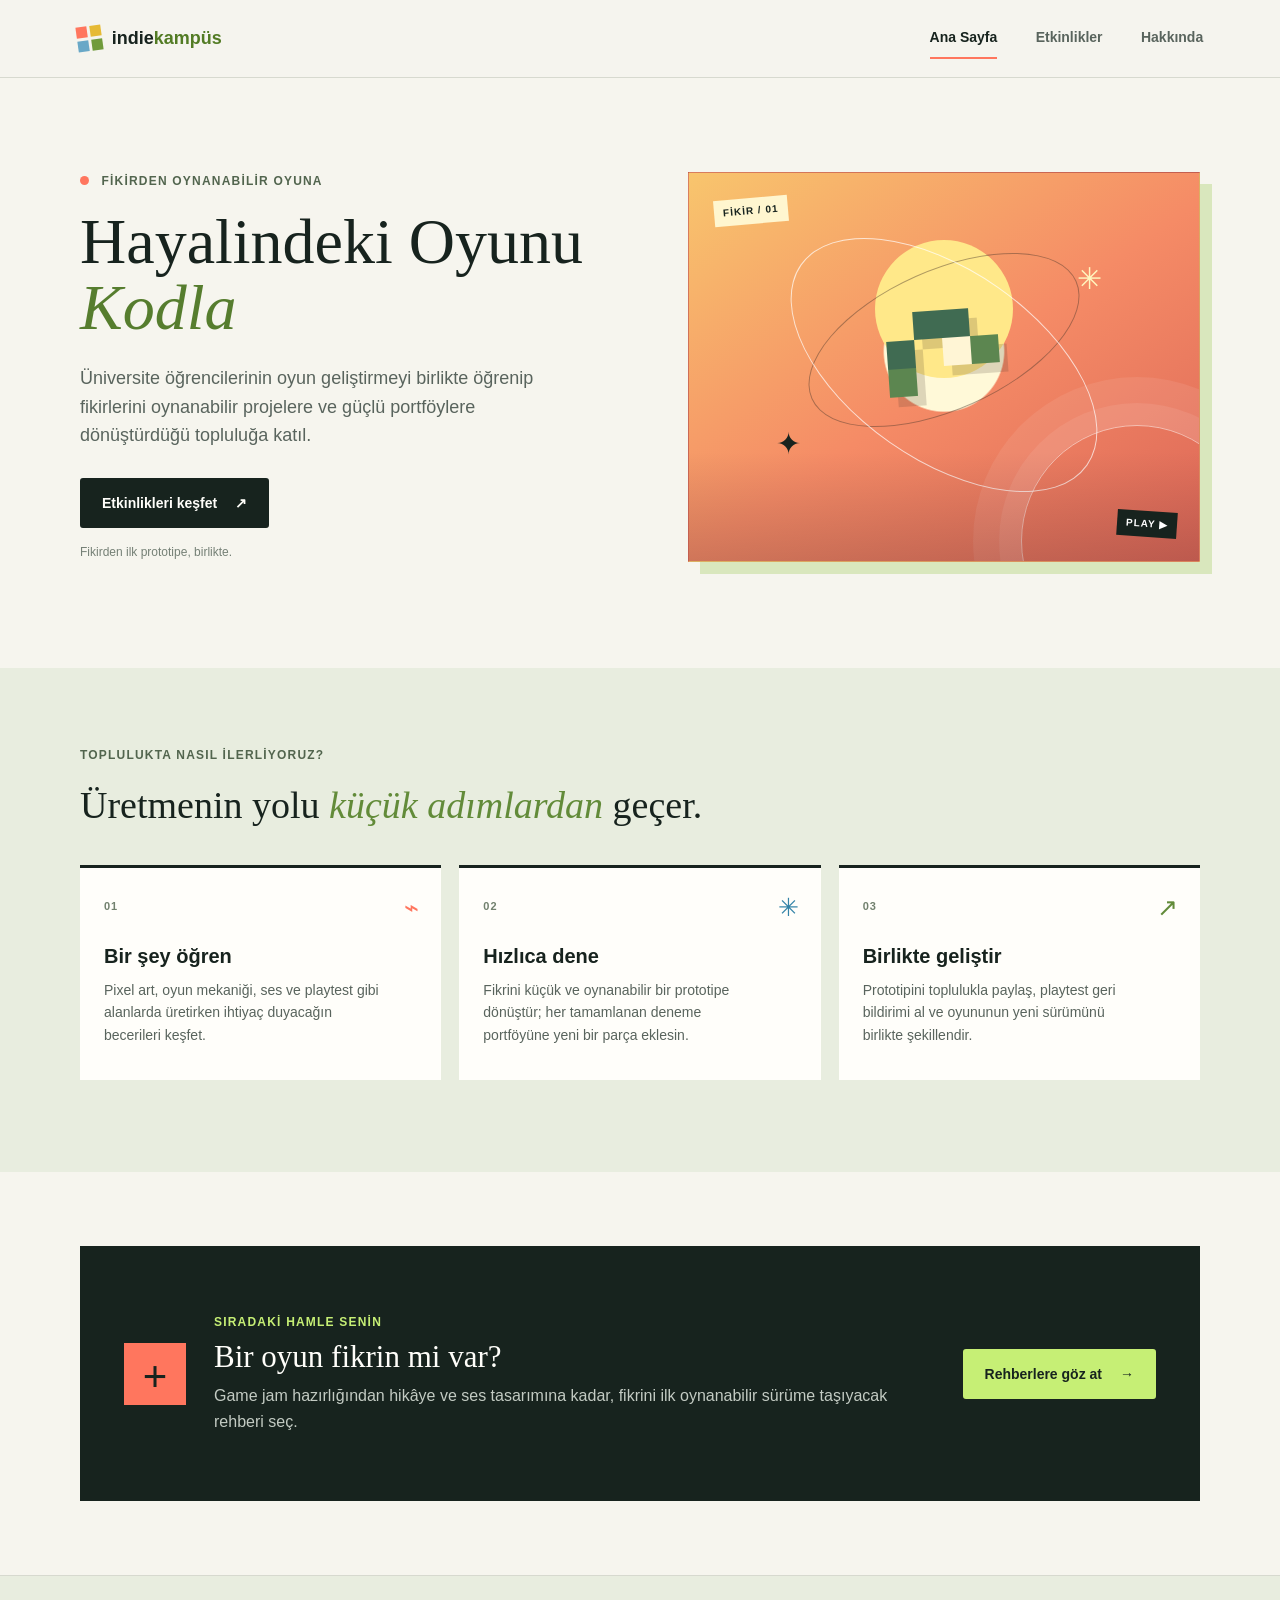
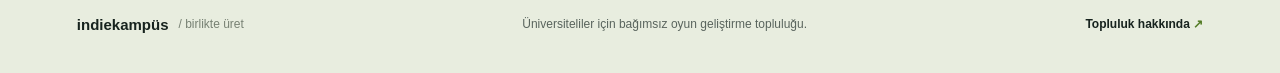
<file: index.html>
<!doctype html>
<html lang="tr">
<head>
  <meta charset="utf-8">
  <meta name="viewport" content="width=device-width, initial-scale=1">
  <meta name="description" content="Üniversite öğrencileri için bağımsız oyun geliştirme topluluğu: öğren, üret ve oyununu paylaş.">
  <title>Bağımsız Oyun Geliştirme Topluluğu | Indie Kampüs</title>
  <link rel="stylesheet" href="style.css">
</head>
<body>
  <header class="site-header">
    <a class="brand" href="index.html" aria-label="Indie Kampüs ana sayfa">
      <span class="brand-mark" aria-hidden="true"><i></i><i></i><i></i><i></i></span>
      <span>indie<span class="brand-accent">kampüs</span></span>
    </a>
    <nav class="site-nav" aria-label="Ana menü">
      <a href="index.html" aria-current="page">Ana Sayfa</a>
      <a href="etkinlikler.html">Etkinlikler</a>
      <a href="hakkinda.html">Hakkında</a>
    </nav>
  </header>

  <main>
    <section class="hero page-shell">
      <div class="hero-copy">
        <p class="eyebrow"><span class="eyebrow-dot"></span> Fikirden oynanabilir oyuna</p>
        <h1>Hayalindeki Oyunu <span>Kodla</span></h1>
        <p class="hero-intro">Üniversite öğrencilerinin oyun geliştirmeyi birlikte öğrenip fikirlerini oynanabilir projelere ve güçlü portföylere dönüştürdüğü topluluğa katıl.</p>
        <a class="button button-dark" href="etkinlikler.html">Etkinlikleri keşfet <span aria-hidden="true">↗</span></a>
        <p class="hero-note">Fikirden ilk prototipe, birlikte.</p>
      </div>
      <div class="hero-art" aria-hidden="true">
        <div class="art-sun"></div>
        <div class="art-orbit orbit-one"></div>
        <div class="art-orbit orbit-two"></div>
        <div class="pixel-creature"><span></span><span></span><span></span><span></span><span></span><span></span><span></span><span></span><span></span></div>
        <span class="art-tag tag-top">FİKİR / 01</span>
        <span class="art-tag tag-bottom">PLAY ▶</span>
        <span class="art-spark spark-one">✳</span>
        <span class="art-spark spark-two">✦</span>
      </div>
    </section>

    <section class="steps-section">
      <div class="page-shell">
        <div class="section-heading">
          <p class="eyebrow">Toplulukta nasıl ilerliyoruz?</p>
          <h2>Üretmenin yolu <span>küçük adımlardan</span> geçer.</h2>
        </div>
        <div class="steps-grid">
          <article class="step-item">
            <span class="step-number">01</span>
            <h3>Bir şey öğren</h3>
            <p>Pixel art, oyun mekaniği, ses ve playtest gibi alanlarda üretirken ihtiyaç duyacağın becerileri keşfet.</p>
            <span class="step-symbol symbol-coral" aria-hidden="true">⌁</span>
          </article>
          <article class="step-item">
            <span class="step-number">02</span>
            <h3>Hızlıca dene</h3>
            <p>Fikrini küçük ve oynanabilir bir prototipe dönüştür; her tamamlanan deneme portföyüne yeni bir parça eklesin.</p>
            <span class="step-symbol symbol-blue" aria-hidden="true">✳</span>
          </article>
          <article class="step-item">
            <span class="step-number">03</span>
            <h3>Birlikte geliştir</h3>
            <p>Prototipini toplulukla paylaş, playtest geri bildirimi al ve oyununun yeni sürümünü birlikte şekillendir.</p>
            <span class="step-symbol symbol-green" aria-hidden="true">↗</span>
          </article>
        </div>
      </div>
    </section>

    <section class="invite-section page-shell">
      <div class="invite-mark" aria-hidden="true">+</div>
      <div>
        <p class="eyebrow">Sıradaki hamle senin</p>
        <h2>Bir oyun fikrin mi var?</h2>
        <p>Game jam hazırlığından hikâye ve ses tasarımına kadar, fikrini ilk oynanabilir sürüme taşıyacak rehberi seç.</p>
      </div>
      <a class="button button-light" href="etkinlikler.html">Rehberlere göz at <span aria-hidden="true">→</span></a>
    </section>
  </main>

  <footer class="site-footer">
    <a class="footer-brand" href="index.html">indiekampüs<span> / birlikte üret</span></a>
    <p>Üniversiteliler için bağımsız oyun geliştirme topluluğu.</p>
    <a href="hakkinda.html">Topluluk hakkında <span aria-hidden="true">↗</span></a>
  </footer>
</body>
</html>
</file>
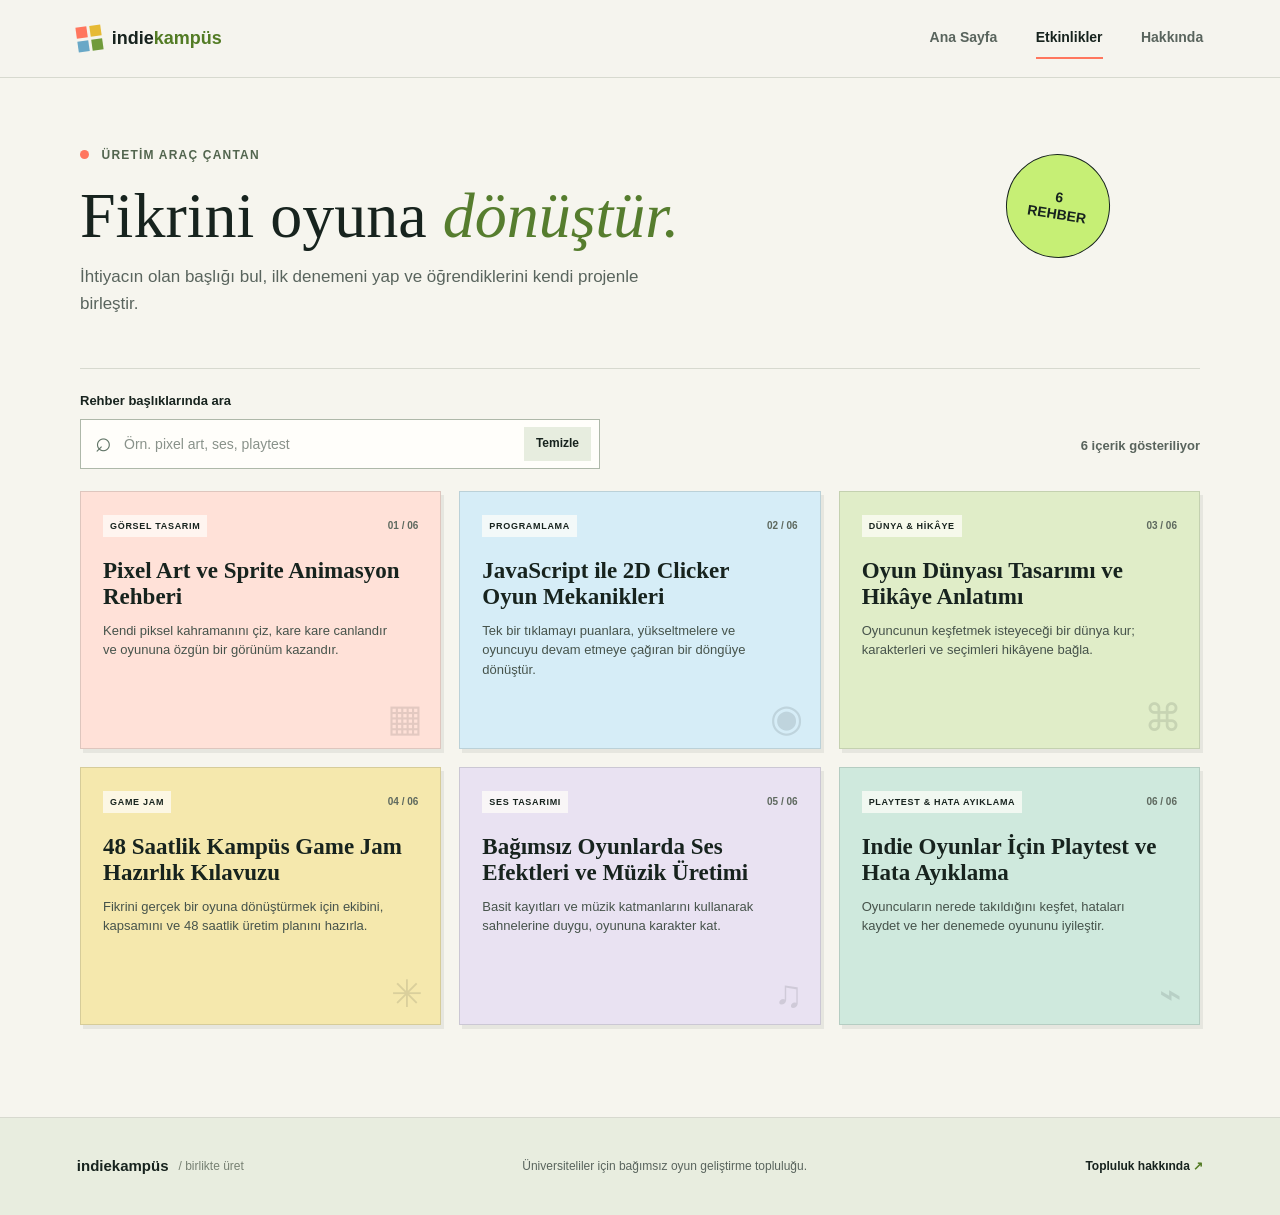
<file: etkinlikler.html>
<!doctype html>
<html lang="tr">
<head>
  <meta charset="utf-8">
  <meta name="viewport" content="width=device-width, initial-scale=1">
  <meta name="description" content="Bağımsız oyun geliştirmeye başlamak için pixel art, oyun mekaniği, hikâye, game jam, ses ve test rehberleri.">
  <title>Etkinlikler ve Rehberler | Indie Kampüs</title>
  <link rel="stylesheet" href="style.css">
  <script src="script.js" defer></script>
</head>
<body>
  <header class="site-header">
    <a class="brand" href="index.html" aria-label="Indie Kampüs ana sayfa">
      <span class="brand-mark" aria-hidden="true"><i></i><i></i><i></i><i></i></span>
      <span>indie<span class="brand-accent">kampüs</span></span>
    </a>
    <nav class="site-nav" aria-label="Ana menü">
      <a href="index.html">Ana Sayfa</a>
      <a href="etkinlikler.html" aria-current="page">Etkinlikler</a>
      <a href="hakkinda.html">Hakkında</a>
    </nav>
  </header>

  <main class="page-shell content-page">
    <section class="content-intro">
      <p class="eyebrow"><span class="eyebrow-dot"></span> Üretim araç çantan</p>
      <h1>Fikrini oyuna <span>dönüştür.</span></h1>
      <p>İhtiyacın olan başlığı bul, ilk denemeni yap ve öğrendiklerini kendi projenle birleştir.</p>
      <span class="intro-stamp" aria-hidden="true">6<br>REHBER</span>
    </section>

    <section class="library" aria-label="Oyun geliştirme içerikleri">
      <div class="search-row">
        <div class="search-field">
          <label for="content-search">Rehber başlıklarında ara</label>
          <div class="input-wrap">
            <span class="search-symbol" aria-hidden="true">⌕</span>
            <input id="content-search" name="content-search" type="search" autocomplete="off" placeholder="Örn. pixel art, ses, playtest">
            <button id="clear-search" class="clear-button" type="button">Temizle</button>
          </div>
        </div>
        <p id="results-count" class="results-count" aria-live="polite">6 içerik gösteriliyor</p>
      </div>

      <p id="no-results" class="no-results" hidden>Bu başlıkla eşleşen içerik bulunamadı. Başka bir kelime deneyebilirsin.</p>

      <div class="content-grid" id="content-grid">
        <article class="content-card card-coral" tabindex="0">
          <div class="card-topline"><span class="category-badge">GÖRSEL TASARIM</span><span class="card-index">01 / 06</span></div>
          <h3>Pixel Art ve Sprite Animasyon Rehberi</h3>
          <p class="card-summary">Kendi piksel kahramanını çiz, kare kare canlandır ve oyununa özgün bir görünüm kazandır.</p>
          <div class="card-details">
            <dl>
              <div><dt>Kullanılacak Araçlar</dt><dd>Aseprite, Piskel</dd></div>
              <div><dt>Zorluk Seviyesi</dt><dd>Başlangıç</dd></div>
              <div><dt>Kazanımlar</dt><dd>Sprite sayfası, yürüme döngüsü, renk paleti</dd></div>
            </dl>
          </div>
          <span class="card-motif" aria-hidden="true">▦</span>
        </article>

        <article class="content-card card-blue" tabindex="0">
          <div class="card-topline"><span class="category-badge">PROGRAMLAMA</span><span class="card-index">02 / 06</span></div>
          <h3>JavaScript ile 2D Clicker Oyun Mekanikleri</h3>
          <p class="card-summary">Tek bir tıklamayı puanlara, yükseltmelere ve oyuncuyu devam etmeye çağıran bir döngüye dönüştür.</p>
          <div class="card-details">
            <dl>
              <div><dt>Kullanılacak Araçlar</dt><dd>JavaScript, HTML Canvas</dd></div>
              <div><dt>Zorluk Seviyesi</dt><dd>Başlangıç – Orta</dd></div>
              <div><dt>Kazanımlar</dt><dd>Skor sistemi, yükseltmeler, oyun döngüsü</dd></div>
            </dl>
          </div>
          <span class="card-motif" aria-hidden="true">◉</span>
        </article>

        <article class="content-card card-green" tabindex="0">
          <div class="card-topline"><span class="category-badge">DÜNYA & HİKÂYE</span><span class="card-index">03 / 06</span></div>
          <h3>Oyun Dünyası Tasarımı ve Hikâye Anlatımı</h3>
          <p class="card-summary">Oyuncunun keşfetmek isteyeceği bir dünya kur; karakterleri ve seçimleri hikâyene bağla.</p>
          <div class="card-details">
            <dl>
              <div><dt>Kullanılacak Araçlar</dt><dd>Not defteri, Miro, Twine</dd></div>
              <div><dt>Zorluk Seviyesi</dt><dd>Orta</dd></div>
              <div><dt>Kazanımlar</dt><dd>Dünya taslağı, karakter motivasyonu, anlatı akışı</dd></div>
            </dl>
          </div>
          <span class="card-motif" aria-hidden="true">⌘</span>
        </article>

        <article class="content-card card-yellow" tabindex="0">
          <div class="card-topline"><span class="category-badge">GAME JAM</span><span class="card-index">04 / 06</span></div>
          <h3>48 Saatlik Kampüs Game Jam Hazırlık Kılavuzu</h3>
          <p class="card-summary">Fikrini gerçek bir oyuna dönüştürmek için ekibini, kapsamını ve 48 saatlik üretim planını hazırla.</p>
          <div class="card-details">
            <dl>
              <div><dt>Kullanılacak Araçlar</dt><dd>İş bölümü panosu, Git, prototip motoru</dd></div>
              <div><dt>Zorluk Seviyesi</dt><dd>Başlangıç</dd></div>
              <div><dt>Kazanımlar</dt><dd>Jam kontrol listesi, ekip planı, kapsam belirleme</dd></div>
            </dl>
          </div>
          <span class="card-motif" aria-hidden="true">✳</span>
        </article>

        <article class="content-card card-lilac" tabindex="0">
          <div class="card-topline"><span class="category-badge">SES TASARIMI</span><span class="card-index">05 / 06</span></div>
          <h3>Bağımsız Oyunlarda Ses Efektleri ve Müzik Üretimi</h3>
          <p class="card-summary">Basit kayıtları ve müzik katmanlarını kullanarak sahnelerine duygu, oyununa karakter kat.</p>
          <div class="card-details">
            <dl>
              <div><dt>Kullanılacak Araçlar</dt><dd>Audacity, LMMS, kendi ses kayıtların</dd></div>
              <div><dt>Zorluk Seviyesi</dt><dd>Başlangıç – Orta</dd></div>
              <div><dt>Kazanımlar</dt><dd>Ses efektleri, kısa tema, dengeli ses seviyesi</dd></div>
            </dl>
          </div>
          <span class="card-motif" aria-hidden="true">♫</span>
        </article>

        <article class="content-card card-mint" tabindex="0">
          <div class="card-topline"><span class="category-badge">PLAYTEST & HATA AYIKLAMA</span><span class="card-index">06 / 06</span></div>
          <h3>Indie Oyunlar İçin Playtest ve Hata Ayıklama</h3>
          <p class="card-summary">Oyuncuların nerede takıldığını keşfet, hataları kaydet ve her denemede oyununu iyileştir.</p>
          <div class="card-details">
            <dl>
              <div><dt>Kullanılacak Araçlar</dt><dd>Tarayıcı geliştirici araçları, hata günlüğü</dd></div>
              <div><dt>Zorluk Seviyesi</dt><dd>Orta</dd></div>
              <div><dt>Kazanımlar</dt><dd>Test senaryosu, hata kaydı, önceliklendirme</dd></div>
            </dl>
          </div>
          <span class="card-motif" aria-hidden="true">⌁</span>
        </article>
      </div>
    </section>
  </main>

  <footer class="site-footer">
    <a class="footer-brand" href="index.html">indiekampüs<span> / birlikte üret</span></a>
    <p>Üniversiteliler için bağımsız oyun geliştirme topluluğu.</p>
    <a href="hakkinda.html">Topluluk hakkında <span aria-hidden="true">↗</span></a>
  </footer>
</body>
</html>
</file>
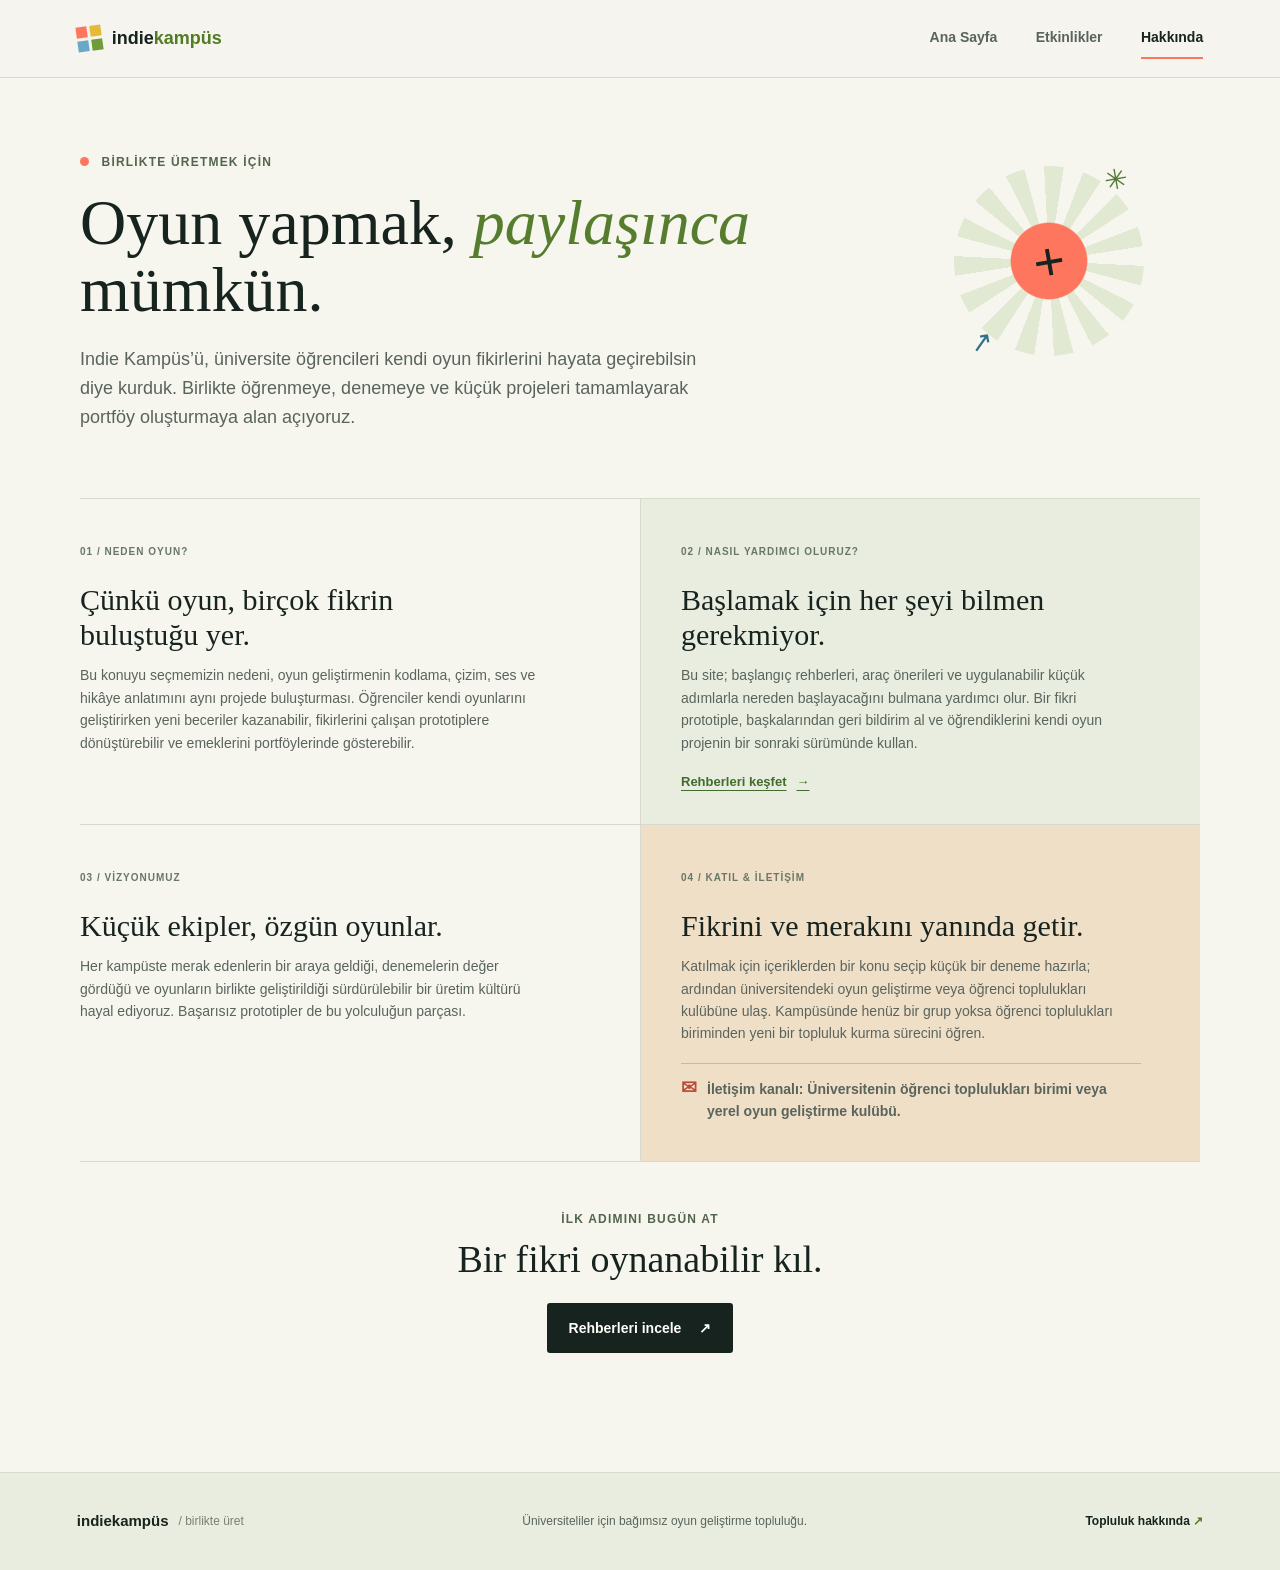
<file: hakkinda.html>
<!doctype html>
<html lang="tr">
<head>
  <meta charset="utf-8">
  <meta name="viewport" content="width=device-width, initial-scale=1">
  <meta name="description" content="Indie Kampüs'ün bağımsız oyun geliştirme topluluğu olarak amacı, vizyonu ve katılım yolları.">
  <title>Hakkında | Indie Kampüs</title>
  <link rel="stylesheet" href="style.css">
</head>
<body>
  <header class="site-header">
    <a class="brand" href="index.html" aria-label="Indie Kampüs ana sayfa">
      <span class="brand-mark" aria-hidden="true"><i></i><i></i><i></i><i></i></span>
      <span>indie<span class="brand-accent">kampüs</span></span>
    </a>
    <nav class="site-nav" aria-label="Ana menü">
      <a href="index.html">Ana Sayfa</a>
      <a href="etkinlikler.html">Etkinlikler</a>
      <a href="hakkinda.html" aria-current="page">Hakkında</a>
    </nav>
  </header>

  <main class="page-shell about-page">
    <section class="about-hero">
      <p class="eyebrow"><span class="eyebrow-dot"></span> Birlikte üretmek için</p>
      <h1>Oyun yapmak, <span>paylaşınca</span> mümkün.</h1>
      <p>Indie Kampüs’ü, üniversite öğrencileri kendi oyun fikirlerini hayata geçirebilsin diye kurduk. Birlikte öğrenmeye, denemeye ve küçük projeleri tamamlayarak portföy oluşturmaya alan açıyoruz.</p>
      <div class="about-doodle" aria-hidden="true"><span>+</span><span>✳</span><span>↗</span></div>
    </section>

    <section class="about-columns" aria-label="Topluluk bilgileri">
      <article class="about-block">
        <span class="about-label">01 / NEDEN OYUN?</span>
        <h2>Çünkü oyun, birçok fikrin buluştuğu yer.</h2>
        <p>Bu konuyu seçmemizin nedeni, oyun geliştirmenin kodlama, çizim, ses ve hikâye anlatımını aynı projede buluşturması. Öğrenciler kendi oyunlarını geliştirirken yeni beceriler kazanabilir, fikirlerini çalışan prototiplere dönüştürebilir ve emeklerini portföylerinde gösterebilir.</p>
      </article>
      <article class="about-block about-block-highlight">
        <span class="about-label">02 / NASIL YARDIMCI OLURUZ?</span>
        <h2>Başlamak için her şeyi bilmen gerekmiyor.</h2>
        <p>Bu site; başlangıç rehberleri, araç önerileri ve uygulanabilir küçük adımlarla nereden başlayacağını bulmana yardımcı olur. Bir fikri prototiple, başkalarından geri bildirim al ve öğrendiklerini kendi oyun projenin bir sonraki sürümünde kullan.</p>
        <a class="text-link" href="etkinlikler.html">Rehberleri keşfet <span aria-hidden="true">→</span></a>
      </article>
      <article class="about-block">
        <span class="about-label">03 / VİZYONUMUZ</span>
        <h2>Küçük ekipler, özgün oyunlar.</h2>
        <p>Her kampüste merak edenlerin bir araya geldiği, denemelerin değer gördüğü ve oyunların birlikte geliştirildiği sürdürülebilir bir üretim kültürü hayal ediyoruz. Başarısız prototipler de bu yolculuğun parçası.</p>
      </article>
      <article class="about-block contact-block">
        <span class="about-label">04 / KATIL & İLETİŞİM</span>
        <h2>Fikrini ve merakını yanında getir.</h2>
        <p>Katılmak için içeriklerden bir konu seçip küçük bir deneme hazırla; ardından üniversitendeki oyun geliştirme veya öğrenci toplulukları kulübüne ulaş. Kampüsünde henüz bir grup yoksa öğrenci toplulukları biriminden yeni bir topluluk kurma sürecini öğren.</p>
        <p class="contact-note"><span aria-hidden="true">✉</span> İletişim kanalı: Üniversitenin öğrenci toplulukları birimi veya yerel oyun geliştirme kulübü.</p>
      </article>
    </section>

    <section class="about-cta">
      <p class="eyebrow">İlk adımını bugün at</p>
      <h2>Bir fikri oynanabilir kıl.</h2>
      <a class="button button-dark" href="etkinlikler.html">Rehberleri incele <span aria-hidden="true">↗</span></a>
    </section>
  </main>

  <footer class="site-footer">
    <a class="footer-brand" href="index.html">indiekampüs<span> / birlikte üret</span></a>
    <p>Üniversiteliler için bağımsız oyun geliştirme topluluğu.</p>
    <a href="hakkinda.html" aria-current="page">Topluluk hakkında <span aria-hidden="true">↗</span></a>
  </footer>
</body>
</html>
</file>
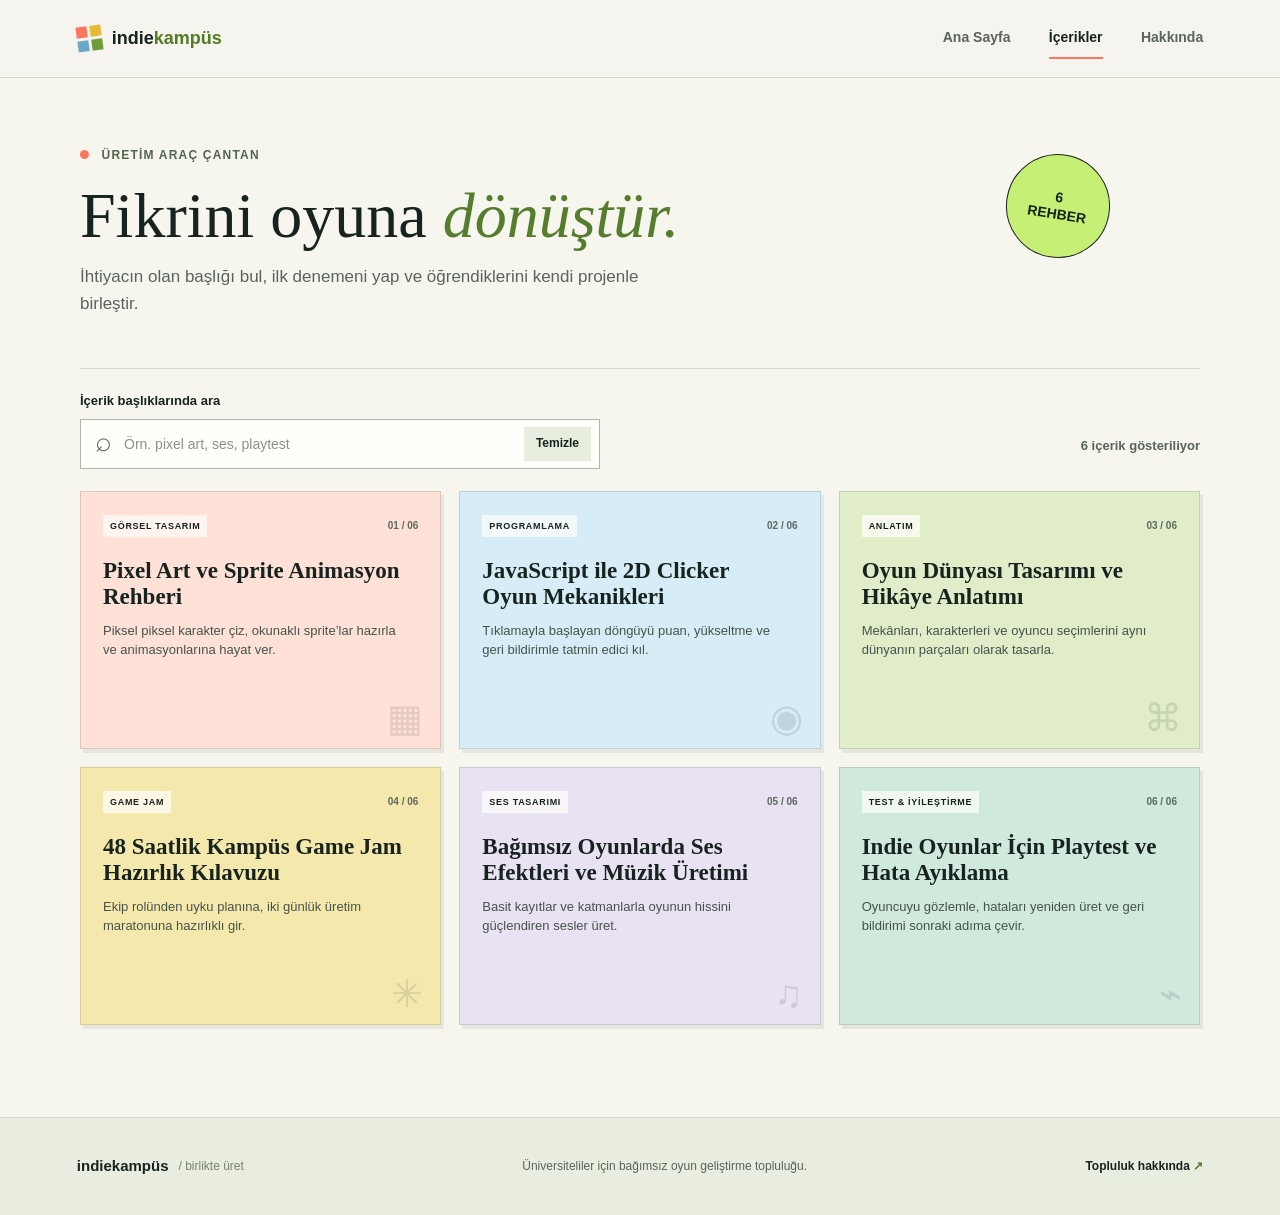
<file: icerikler.html>
<!doctype html>
<html lang="tr">
<head>
  <meta charset="utf-8">
  <meta name="viewport" content="width=device-width, initial-scale=1">
  <meta name="description" content="Bağımsız oyun geliştirmeye başlamak için pixel art, oyun mekaniği, hikâye, game jam, ses ve test rehberleri.">
  <title>İçerikler | Indie Kampüs</title>
  <link rel="stylesheet" href="style.css">
  <script src="script.js" defer></script>
</head>
<body>
  <header class="site-header">
    <a class="brand" href="index.html" aria-label="Indie Kampüs ana sayfa">
      <span class="brand-mark" aria-hidden="true"><i></i><i></i><i></i><i></i></span>
      <span>indie<span class="brand-accent">kampüs</span></span>
    </a>
    <nav class="site-nav" aria-label="Ana menü">
      <a href="index.html">Ana Sayfa</a>
      <a href="icerikler.html" aria-current="page">İçerikler</a>
      <a href="hakkinda.html">Hakkında</a>
    </nav>
  </header>

  <main class="page-shell content-page">
    <section class="content-intro">
      <p class="eyebrow"><span class="eyebrow-dot"></span> Üretim araç çantan</p>
      <h1>Fikrini oyuna <span>dönüştür.</span></h1>
      <p>İhtiyacın olan başlığı bul, ilk denemeni yap ve öğrendiklerini kendi projenle birleştir.</p>
      <span class="intro-stamp" aria-hidden="true">6<br>REHBER</span>
    </section>

    <section class="library" aria-label="Oyun geliştirme içerikleri">
      <div class="search-row">
        <div class="search-field">
          <label for="content-search">İçerik başlıklarında ara</label>
          <div class="input-wrap">
            <span class="search-symbol" aria-hidden="true">⌕</span>
            <input id="content-search" name="content-search" type="search" autocomplete="off" placeholder="Örn. pixel art, ses, playtest">
            <button id="clear-search" class="clear-button" type="button">Temizle</button>
          </div>
        </div>
        <p id="results-count" class="results-count" aria-live="polite">6 içerik gösteriliyor</p>
      </div>

      <p id="no-results" class="no-results" hidden>Bu başlıkla eşleşen içerik bulunamadı. Başka bir kelime deneyebilirsin.</p>

      <div class="content-grid" id="content-grid">
        <article class="content-card card-coral" tabindex="0">
          <div class="card-topline"><span class="category-badge">GÖRSEL TASARIM</span><span class="card-index">01 / 06</span></div>
          <h3>Pixel Art ve Sprite Animasyon Rehberi</h3>
          <p class="card-summary">Piksel piksel karakter çiz, okunaklı sprite’lar hazırla ve animasyonlarına hayat ver.</p>
          <div class="card-details">
            <dl>
              <div><dt>Kullanılan araçlar</dt><dd>Aseprite, Piskel</dd></div>
              <div><dt>Zorluk seviyesi</dt><dd>Başlangıç</dd></div>
              <div><dt>Kazanımlar</dt><dd>Sprite sayfası, yürüme döngüsü, renk paleti</dd></div>
            </dl>
          </div>
          <span class="card-motif" aria-hidden="true">▦</span>
        </article>

        <article class="content-card card-blue" tabindex="0">
          <div class="card-topline"><span class="category-badge">PROGRAMLAMA</span><span class="card-index">02 / 06</span></div>
          <h3>JavaScript ile 2D Clicker Oyun Mekanikleri</h3>
          <p class="card-summary">Tıklamayla başlayan döngüyü puan, yükseltme ve geri bildirimle tatmin edici kıl.</p>
          <div class="card-details">
            <dl>
              <div><dt>Kullanılan araçlar</dt><dd>JavaScript, HTML Canvas</dd></div>
              <div><dt>Zorluk seviyesi</dt><dd>Başlangıç – Orta</dd></div>
              <div><dt>Kazanımlar</dt><dd>Skor sistemi, yükseltmeler, oyun döngüsü</dd></div>
            </dl>
          </div>
          <span class="card-motif" aria-hidden="true">◉</span>
        </article>

        <article class="content-card card-green" tabindex="0">
          <div class="card-topline"><span class="category-badge">ANLATIM</span><span class="card-index">03 / 06</span></div>
          <h3>Oyun Dünyası Tasarımı ve Hikâye Anlatımı</h3>
          <p class="card-summary">Mekânları, karakterleri ve oyuncu seçimlerini aynı dünyanın parçaları olarak tasarla.</p>
          <div class="card-details">
            <dl>
              <div><dt>Kullanılan araçlar</dt><dd>Not defteri, Miro, Twine</dd></div>
              <div><dt>Zorluk seviyesi</dt><dd>Orta</dd></div>
              <div><dt>Kazanımlar</dt><dd>Dünya taslağı, karakter motivasyonu, anlatı akışı</dd></div>
            </dl>
          </div>
          <span class="card-motif" aria-hidden="true">⌘</span>
        </article>

        <article class="content-card card-yellow" tabindex="0">
          <div class="card-topline"><span class="category-badge">GAME JAM</span><span class="card-index">04 / 06</span></div>
          <h3>48 Saatlik Kampüs Game Jam Hazırlık Kılavuzu</h3>
          <p class="card-summary">Ekip rolünden uyku planına, iki günlük üretim maratonuna hazırlıklı gir.</p>
          <div class="card-details">
            <dl>
              <div><dt>Kullanılan araçlar</dt><dd>İş bölümü panosu, Git, prototip motoru</dd></div>
              <div><dt>Zorluk seviyesi</dt><dd>Başlangıç</dd></div>
              <div><dt>Kazanımlar</dt><dd>Jam kontrol listesi, ekip planı, kapsam belirleme</dd></div>
            </dl>
          </div>
          <span class="card-motif" aria-hidden="true">✳</span>
        </article>

        <article class="content-card card-lilac" tabindex="0">
          <div class="card-topline"><span class="category-badge">SES TASARIMI</span><span class="card-index">05 / 06</span></div>
          <h3>Bağımsız Oyunlarda Ses Efektleri ve Müzik Üretimi</h3>
          <p class="card-summary">Basit kayıtlar ve katmanlarla oyunun hissini güçlendiren sesler üret.</p>
          <div class="card-details">
            <dl>
              <div><dt>Kullanılan araçlar</dt><dd>Audacity, LMMS, kendi ses kayıtların</dd></div>
              <div><dt>Zorluk seviyesi</dt><dd>Başlangıç – Orta</dd></div>
              <div><dt>Kazanımlar</dt><dd>Ses efektleri, kısa tema, dengeli ses seviyesi</dd></div>
            </dl>
          </div>
          <span class="card-motif" aria-hidden="true">♫</span>
        </article>

        <article class="content-card card-mint" tabindex="0">
          <div class="card-topline"><span class="category-badge">TEST & İYİLEŞTİRME</span><span class="card-index">06 / 06</span></div>
          <h3>Indie Oyunlar İçin Playtest ve Hata Ayıklama</h3>
          <p class="card-summary">Oyuncuyu gözlemle, hataları yeniden üret ve geri bildirimi sonraki adıma çevir.</p>
          <div class="card-details">
            <dl>
              <div><dt>Kullanılan araçlar</dt><dd>Tarayıcı geliştirici araçları, hata günlüğü</dd></div>
              <div><dt>Zorluk seviyesi</dt><dd>Orta</dd></div>
              <div><dt>Kazanımlar</dt><dd>Test senaryosu, hata kaydı, önceliklendirme</dd></div>
            </dl>
          </div>
          <span class="card-motif" aria-hidden="true">⌁</span>
        </article>
      </div>
    </section>
  </main>

  <footer class="site-footer">
    <a class="footer-brand" href="index.html">indiekampüs<span> / birlikte üret</span></a>
    <p>Üniversiteliler için bağımsız oyun geliştirme topluluğu.</p>
    <a href="hakkinda.html">Topluluk hakkında <span aria-hidden="true">↗</span></a>
  </footer>
</body>
</html>
</file>
<file: style.css>
:root {
  color-scheme: light;
  --ink: #17231e;
  --muted: #59645d;
  --paper: #f6f5ee;
  --white: #fffefa;
  --green: #c6ef75;
  --coral: #ff765e;
  --blue: #a7d8f1;
  --line: #d7d9cf;
  --serif: Georgia, "Times New Roman", serif;
  --sans: "Trebuchet MS", "Segoe UI", sans-serif;
}

* { box-sizing: border-box; }

html { scroll-behavior: smooth; }

body {
  margin: 0;
  color: var(--ink);
  background: var(--paper);
  font-family: var(--sans);
  font-size: 16px;
  line-height: 1.6;
}

a { color: inherit; }

a:focus-visible,
button:focus-visible,
input:focus-visible,
.content-card:focus-visible {
  outline: 3px solid #126c59;
  outline-offset: 4px;
}

.site-header {
  min-height: 78px;
  padding: 0 max(6vw, 24px);
  display: flex;
  align-items: center;
  justify-content: space-between;
  gap: 24px;
  border-bottom: 1px solid var(--line);
  background: rgba(246, 245, 238, .94);
}

.brand,
.footer-brand {
  display: inline-flex;
  align-items: center;
  gap: 10px;
  color: var(--ink);
  font-size: 18px;
  font-weight: 800;
  letter-spacing: 0;
  text-decoration: none;
}

.brand-accent { color: #527b24; }

.brand-mark {
  width: 25px;
  height: 25px;
  display: grid;
  grid-template-columns: repeat(2, 1fr);
  grid-template-rows: repeat(2, 1fr);
  gap: 3px;
  transform: rotate(-8deg);
}

.brand-mark i { background: var(--coral); }
.brand-mark i:nth-child(2) { background: #e6ba35; }
.brand-mark i:nth-child(3) { background: #69a8c7; }
.brand-mark i:nth-child(4) { background: #709b3b; }

.site-nav { display: flex; align-items: center; gap: clamp(18px, 3vw, 42px); }

.site-nav a {
  padding: 8px 0;
  color: var(--muted);
  font-size: 14px;
  font-weight: 700;
  text-decoration: none;
  border-bottom: 2px solid transparent;
}

.site-nav a:hover,
.site-nav a[aria-current="page"] { color: var(--ink); border-color: var(--coral); }

.page-shell { width: min(1120px, calc(100% - 48px)); margin-inline: auto; }

.hero {
  min-height: 590px;
  padding-block: 74px 86px;
  display: grid;
  grid-template-columns: 1.05fr .95fr;
  align-items: center;
  gap: 42px;
}

.hero-copy { max-width: 600px; position: relative; z-index: 1; }

.eyebrow {
  margin: 0 0 18px;
  color: #52654e;
  font-size: 12px;
  font-weight: 800;
  letter-spacing: 1.2px;
  text-transform: uppercase;
}

.eyebrow-dot {
  width: 9px;
  height: 9px;
  margin-right: 8px;
  display: inline-block;
  background: var(--coral);
  border-radius: 50%;
}

h1, h2, h3, p { margin-top: 0; }

.hero h1,
.content-intro h1,
.about-hero h1 {
  max-width: 700px;
  margin-bottom: 22px;
  font-family: var(--serif);
  font-size: clamp(42px, 5vw, 68px);
  font-weight: 500;
  line-height: 1.04;
  letter-spacing: 0;
}

.hero h1 span,
.content-intro h1 span,
.about-hero h1 span { color: #567d2e; font-style: italic; }

.hero-intro {
  max-width: 510px;
  margin-bottom: 28px;
  color: var(--muted);
  font-size: 18px;
}

.button {
  min-height: 50px;
  padding: 0 20px;
  display: inline-flex;
  align-items: center;
  justify-content: center;
  gap: 18px;
  border: 2px solid var(--ink);
  border-radius: 3px;
  font-size: 14px;
  font-weight: 800;
  text-decoration: none;
  transition: transform 160ms ease, box-shadow 160ms ease;
}

.button:hover { transform: translate(-2px, -2px); box-shadow: 4px 4px 0 var(--coral); }
.button-dark { color: var(--white); background: var(--ink); }
.button-light { color: var(--ink); background: var(--green); border-color: var(--green); }
.hero-note { margin: 15px 0 0; color: #758076; font-size: 12px; }

.hero-art {
  position: relative;
  min-height: 390px;
  overflow: hidden;
  background: radial-gradient(circle at 50% 46%, #fff9d8 0 18%, transparent 18.5%), linear-gradient(145deg, #f8c56d, #f58b66 52%, #dc6657);
  border: 1px solid rgba(23, 35, 30, .12);
  box-shadow: 12px 12px 0 #d9e7bd;
  isolation: isolate;
}

.hero-art::before,
.hero-art::after { position: absolute; content: ""; pointer-events: none; }
.hero-art::before { width: 230px; height: 230px; right: -54px; bottom: -96px; border: 1px solid rgba(255,255,255,.52); border-radius: 50%; box-shadow: 0 0 0 22px rgba(255,255,255,.08), 0 0 0 48px rgba(255,255,255,.08); }
.hero-art::after { left: 0; right: 0; bottom: 0; height: 28%; background: linear-gradient(0deg, rgba(89, 49, 48, .24), transparent); }
.art-sun { position: absolute; width: 138px; height: 138px; top: 67px; left: 50%; border-radius: 50%; background: #ffe889; transform: translateX(-50%); }
.art-orbit { position: absolute; top: 97px; left: 50%; width: 290px; height: 140px; border: 1px solid rgba(79, 58, 45, .45); border-radius: 50%; transform: translateX(-50%) rotate(-24deg); }
.orbit-two { width: 350px; height: 190px; transform: translateX(-50%) rotate(35deg); border-color: rgba(255,255,255,.7); }

.pixel-creature {
  position: absolute;
  z-index: 1;
  width: 112px;
  height: 112px;
  top: 137px;
  left: 50%;
  display: grid;
  grid-template-columns: repeat(4, 1fr);
  grid-template-rows: repeat(4, 1fr);
  transform: translateX(-50%) rotate(-4deg);
  filter: drop-shadow(8px 10px 0 rgba(68, 51, 41, .18));
}

.pixel-creature span { background: #406b52; }
.pixel-creature span:nth-child(1), .pixel-creature span:nth-child(4), .pixel-creature span:nth-child(6), .pixel-creature span:nth-child(11), .pixel-creature span:nth-child(13), .pixel-creature span:nth-child(16) { visibility: hidden; }
.pixel-creature span:nth-child(7), .pixel-creature span:nth-child(10) { background: #fff5d5; }
.pixel-creature span:nth-child(8), .pixel-creature span:nth-child(9), .pixel-creature span:nth-child(14), .pixel-creature span:nth-child(15) { background: #5c8650; }
.art-tag { position: absolute; z-index: 2; padding: 5px 9px; color: var(--ink); background: #fff6cf; font-size: 10px; font-weight: 900; letter-spacing: 1px; }
.tag-top { top: 25px; left: 25px; transform: rotate(-5deg); }
.tag-bottom { right: 22px; bottom: 24px; color: white; background: var(--ink); transform: rotate(4deg); }
.art-spark { position: absolute; color: #fff5be; font-size: 30px; }
.spark-one { top: 82px; right: 19%; }
.spark-two { bottom: 24%; left: 17%; color: var(--ink); }

.steps-section { padding: 78px 0 92px; background: #e8eddf; }
.section-heading { max-width: 650px; margin-bottom: 38px; }
.section-heading h2,
.invite-section h2,
.about-cta h2 { margin-bottom: 0; font-family: var(--serif); font-size: 38px; font-weight: 500; line-height: 1.16; }
.section-heading h2 span { color: #628b39; font-style: italic; }
.steps-grid { display: grid; grid-template-columns: repeat(3, 1fr); gap: 18px; }
.step-item { min-height: 215px; padding: 24px; position: relative; background: var(--white); border-top: 3px solid var(--ink); }
.step-number { color: #72816e; font-size: 11px; font-weight: 900; letter-spacing: 1px; }
.step-item h3 { margin: 22px 0 7px; font-size: 20px; }
.step-item p { max-width: 280px; margin: 0; color: var(--muted); font-size: 14px; }
.step-symbol { position: absolute; right: 22px; top: 20px; font-family: var(--serif); font-size: 25px; }
.symbol-coral { color: var(--coral); }
.symbol-blue { color: #3383a7; }
.symbol-green { color: #628b39; }

.invite-section { min-height: 255px; margin-block: 74px; padding: 38px 44px; display: flex; align-items: center; gap: 28px; background: var(--ink); color: var(--white); }
.invite-mark { width: 62px; height: 62px; flex: 0 0 62px; display: grid; place-items: center; color: var(--ink); background: var(--coral); font-size: 42px; font-weight: 300; }
.invite-section .eyebrow { margin-bottom: 7px; color: var(--green); }
.invite-section h2 { font-size: 31px; }
.invite-section p:not(.eyebrow) { margin: 8px 0 0; color: #c3cbc3; }
.invite-section .button { margin-left: auto; flex: 0 0 auto; }

.content-page { padding-bottom: 92px; }
.content-intro { min-height: 290px; padding: 68px 0 38px; position: relative; }
.content-intro h1 { margin-bottom: 13px; }
.content-intro > p:last-of-type { max-width: 570px; margin: 0; color: var(--muted); font-size: 17px; }
.intro-stamp { width: 104px; height: 104px; position: absolute; top: 76px; right: 8%; display: grid; place-content: center; color: var(--ink); background: var(--green); border: 1px solid var(--ink); border-radius: 50%; font-size: 14px; font-weight: 900; line-height: 1.2; text-align: center; transform: rotate(9deg); }
.library { border-top: 1px solid var(--line); }
.search-row { min-height: 113px; padding: 22px 0; display: flex; align-items: end; justify-content: space-between; gap: 24px; }
.search-field { width: min(520px, 100%); }
.search-field label { margin-bottom: 7px; display: block; font-size: 13px; font-weight: 800; }
.input-wrap { min-height: 50px; display: flex; align-items: center; background: var(--white); border: 1px solid #aeb8a9; }
.search-symbol { padding: 0 0 4px 14px; color: #607466; font-family: var(--serif); font-size: 28px; line-height: 1; }
.input-wrap input { width: 100%; min-width: 0; height: 48px; padding: 0 12px; color: var(--ink); background: transparent; border: 0; font: inherit; font-size: 14px; outline: 0; }
.input-wrap:focus-within { outline: 3px solid rgba(18, 108, 89, .25); border-color: #126c59; }
.input-wrap input:focus-visible { outline: 0; }
.input-wrap input::placeholder { color: #89928a; }
.clear-button { min-height: 34px; margin-right: 8px; padding: 0 12px; flex: 0 0 auto; color: var(--ink); background: #e7eddf; border: 0; font: inherit; font-size: 12px; font-weight: 800; cursor: pointer; }
.clear-button:hover { background: var(--green); }
.results-count { margin: 0 0 12px; color: var(--muted); font-size: 13px; font-weight: 700; }
.no-results { margin: 10px 0 22px; padding: 20px; color: #62473f; background: #ffe0d6; border-left: 4px solid var(--coral); }
.no-results[hidden] { display: none; }
.content-grid { display: grid; grid-template-columns: repeat(3, minmax(0, 1fr)); gap: 18px; align-items: start; }
.content-card {
  min-height: 258px;
  padding: 22px 22px 18px;
  position: relative;
  overflow: hidden;
  border: 1px solid rgba(23, 35, 30, .14);
  box-shadow: 3px 4px 0 rgba(23, 35, 30, .07);
  transition: transform 180ms ease, box-shadow 180ms ease;
  transform-origin: center;
}
.content-card:hover,
.content-card:focus-within { z-index: 2; transform: scale(1.025); box-shadow: 7px 8px 0 rgba(23, 35, 30, .14); }
.content-card[hidden] { display: none; }
.card-coral { background: #ffe1d8; }
.card-blue { background: #d6edf7; }
.card-green { background: #e0edc8; }
.card-yellow { background: #f5e8ad; }
.card-lilac { background: #e9e2f2; }
.card-mint { background: #cfe9dd; }
.card-topline { min-height: 25px; margin-bottom: 19px; display: flex; align-items: center; justify-content: space-between; gap: 10px; }
.category-badge { padding: 4px 7px; background: rgba(255, 254, 250, .72); font-size: 9px; font-weight: 900; letter-spacing: .7px; }
.card-index { color: #5e695f; font-size: 10px; font-weight: 800; }
.content-card h3 { max-width: 300px; margin: 0 0 10px; position: relative; z-index: 1; font-family: var(--serif); font-size: 23px; font-weight: 600; line-height: 1.15; }
.card-summary { max-width: 300px; margin: 0; position: relative; z-index: 1; color: #46534b; font-size: 13px; line-height: 1.5; }
.card-motif { position: absolute; right: 17px; bottom: 11px; color: rgba(23, 35, 30, .12); font-size: 38px; line-height: 1; }
.card-details { max-height: 0; margin-top: 0; position: relative; z-index: 1; overflow: hidden; opacity: 0; transition: max-height 220ms ease, margin-top 180ms ease, opacity 180ms ease; }
.content-card:hover .card-details,
.content-card:focus-within .card-details { max-height: 220px; margin-top: 17px; opacity: 1; }
.card-details dl { margin: 0; display: grid; gap: 8px; }
.card-details dl > div { display: grid; grid-template-columns: 112px 1fr; gap: 8px; font-size: 11px; line-height: 1.4; }
.card-details dt { font-weight: 900; }
.card-details dd { margin: 0; color: #46534b; }

.about-page { padding-bottom: 80px; }
.about-hero { min-height: 380px; padding: 75px 0 66px; position: relative; border-bottom: 1px solid var(--line); }
.about-hero h1 { max-width: 720px; }
.about-hero > p:last-of-type { max-width: 650px; margin: 0; color: var(--muted); font-size: 18px; }
.about-doodle { width: 190px; height: 190px; position: absolute; right: 5%; top: 88px; display: grid; place-items: center; color: var(--ink); background: radial-gradient(circle at center, var(--coral) 0 28%, transparent 29%), repeating-conic-gradient(from 7deg, #e1e9d3 0deg 12deg, #f6f5ee 12deg 24deg); border-radius: 50%; transform: rotate(-10deg); }
.about-doodle span:first-child { position: absolute; font-size: 54px; font-weight: 300; }
.about-doodle span:nth-child(2) { position: absolute; top: 5px; right: 4px; color: #507b32; font-size: 28px; }
.about-doodle span:nth-child(3) { position: absolute; bottom: 5px; left: 3px; color: #2f7187; font-size: 27px; }
.about-columns { display: grid; grid-template-columns: 1fr 1fr; }
.about-block { min-height: 310px; padding: 38px 40px 38px 0; border-bottom: 1px solid var(--line); }
.about-block:nth-child(even) { padding-left: 40px; border-left: 1px solid var(--line); }
.about-label { color: #697766; font-size: 10px; font-weight: 900; letter-spacing: 1px; }
.about-block h2 { max-width: 420px; margin: 20px 0 12px; font-family: var(--serif); font-size: 30px; font-weight: 500; line-height: 1.17; }
.about-block p { max-width: 460px; margin-bottom: 0; color: var(--muted); font-size: 14px; }
.about-block-highlight { background: #e8eddf; padding-right: 34px; padding-bottom: 30px; }
.text-link { margin-top: 18px; display: inline-flex; gap: 10px; color: #426c2d; font-size: 13px; font-weight: 900; text-decoration-thickness: 1px; text-underline-offset: 4px; }
.contact-block { background: #f0dfc7; padding-left: 40px; }
.contact-note { margin-top: 18px; padding-top: 14px; display: flex; gap: 10px; border-top: 1px solid rgba(23, 35, 30, .2); font-weight: 700; }
.contact-note span { color: #b94d38; font-size: 19px; line-height: 1; }
.about-cta { min-height: 230px; padding: 48px 0 0; text-align: center; }
.about-cta .eyebrow { margin-bottom: 8px; }
.about-cta h2 { margin-bottom: 22px; }

.site-footer { min-height: 98px; padding: 22px max(6vw, 24px); display: flex; align-items: center; justify-content: space-between; gap: 20px; border-top: 1px solid var(--line); background: #e8eddf; }
.footer-brand { font-size: 15px; }
.footer-brand span { color: #778173; font-size: 12px; font-weight: 500; }
.site-footer p { margin: 0; color: var(--muted); font-size: 12px; }
.site-footer > a:last-child { color: var(--ink); font-size: 12px; font-weight: 800; text-decoration: none; }
.site-footer > a:last-child span { color: #527b24; }

@media (max-width: 800px) {
  .hero { min-height: unset; padding-block: 58px 70px; grid-template-columns: 1fr; gap: 38px; }
  .hero-art { min-height: 340px; }
  .content-grid { grid-template-columns: repeat(2, minmax(0, 1fr)); }
  .intro-stamp { right: 2%; }
  .about-doodle { width: 145px; height: 145px; right: 0; top: 110px; }
  .about-hero { padding-right: 120px; }
  .invite-section { flex-wrap: wrap; }
  .invite-section .button { margin: 0 0 0 90px; }
}

@media (max-width: 560px) {
  .site-header { min-height: 68px; padding-inline: 20px; flex-wrap: wrap; gap: 3px 12px; }
  .brand { font-size: 16px; }
  .brand-mark { width: 22px; height: 22px; }
  .site-nav { width: 100%; justify-content: space-between; gap: 12px; }
  .site-nav a { padding: 3px 0 8px; font-size: 12px; }
  .page-shell { width: min(100% - 36px, 1120px); }
  .hero { padding-block: 46px 58px; }
  .hero h1, .content-intro h1, .about-hero h1 { font-size: 43px; }
  .hero-intro { font-size: 16px; }
  .hero-art { min-height: 280px; }
  .art-sun { width: 112px; height: 112px; top: 45px; }
  .art-orbit { top: 68px; width: 250px; height: 124px; }
  .orbit-two { width: 300px; height: 160px; }
  .pixel-creature { width: 92px; height: 92px; top: 105px; }
  .steps-section { padding-block: 58px; }
  .section-heading h2, .invite-section h2, .about-cta h2 { font-size: 32px; }
  .steps-grid { grid-template-columns: 1fr; gap: 12px; }
  .step-item { min-height: 175px; }
  .invite-section { margin-block: 48px; padding: 25px; gap: 17px; }
  .invite-mark { width: 48px; height: 48px; flex-basis: 48px; font-size: 34px; }
  .invite-section > div:nth-child(2) { flex: 1 1 calc(100% - 70px); }
  .invite-section .button { margin: 0; }
  .content-page { padding-bottom: 60px; }
  .content-intro { min-height: unset; padding: 54px 0 30px; }
  .content-intro > p:last-of-type { padding-right: 35px; font-size: 15px; }
  .intro-stamp { width: 64px; height: 64px; top: 31px; right: 0; font-size: 10px; }
  .search-row { align-items: start; flex-direction: column; gap: 9px; }
  .results-count { margin-bottom: 0; }
  .content-grid { grid-template-columns: 1fr; gap: 14px; }
  .content-card { min-height: 238px; }
  .content-card:hover, .content-card:focus-within { transform: scale(1.01); }
  .about-hero { min-height: unset; padding: 53px 0 43px; }
  .about-hero > p:last-of-type { padding-right: 15px; font-size: 16px; }
  .about-doodle { width: 78px; height: 78px; top: 29px; right: 0; }
  .about-doodle span:first-child { font-size: 34px; }
  .about-doodle span:nth-child(2), .about-doodle span:nth-child(3) { font-size: 18px; }
  .about-columns { grid-template-columns: 1fr; }
  .about-block, .about-block:nth-child(even), .contact-block { min-height: unset; padding: 28px 0; border-left: 0; }
  .about-block-highlight { padding-inline: 18px !important; }
  .about-block h2 { font-size: 26px; }
  .about-cta { min-height: 200px; padding-top: 42px; }
  .site-footer { padding: 22px 20px; align-items: flex-start; flex-direction: column; gap: 8px; }
}

@media (prefers-reduced-motion: reduce) {
  *, *::before, *::after { scroll-behavior: auto !important; transition-duration: .01ms !important; }
}
</file>
